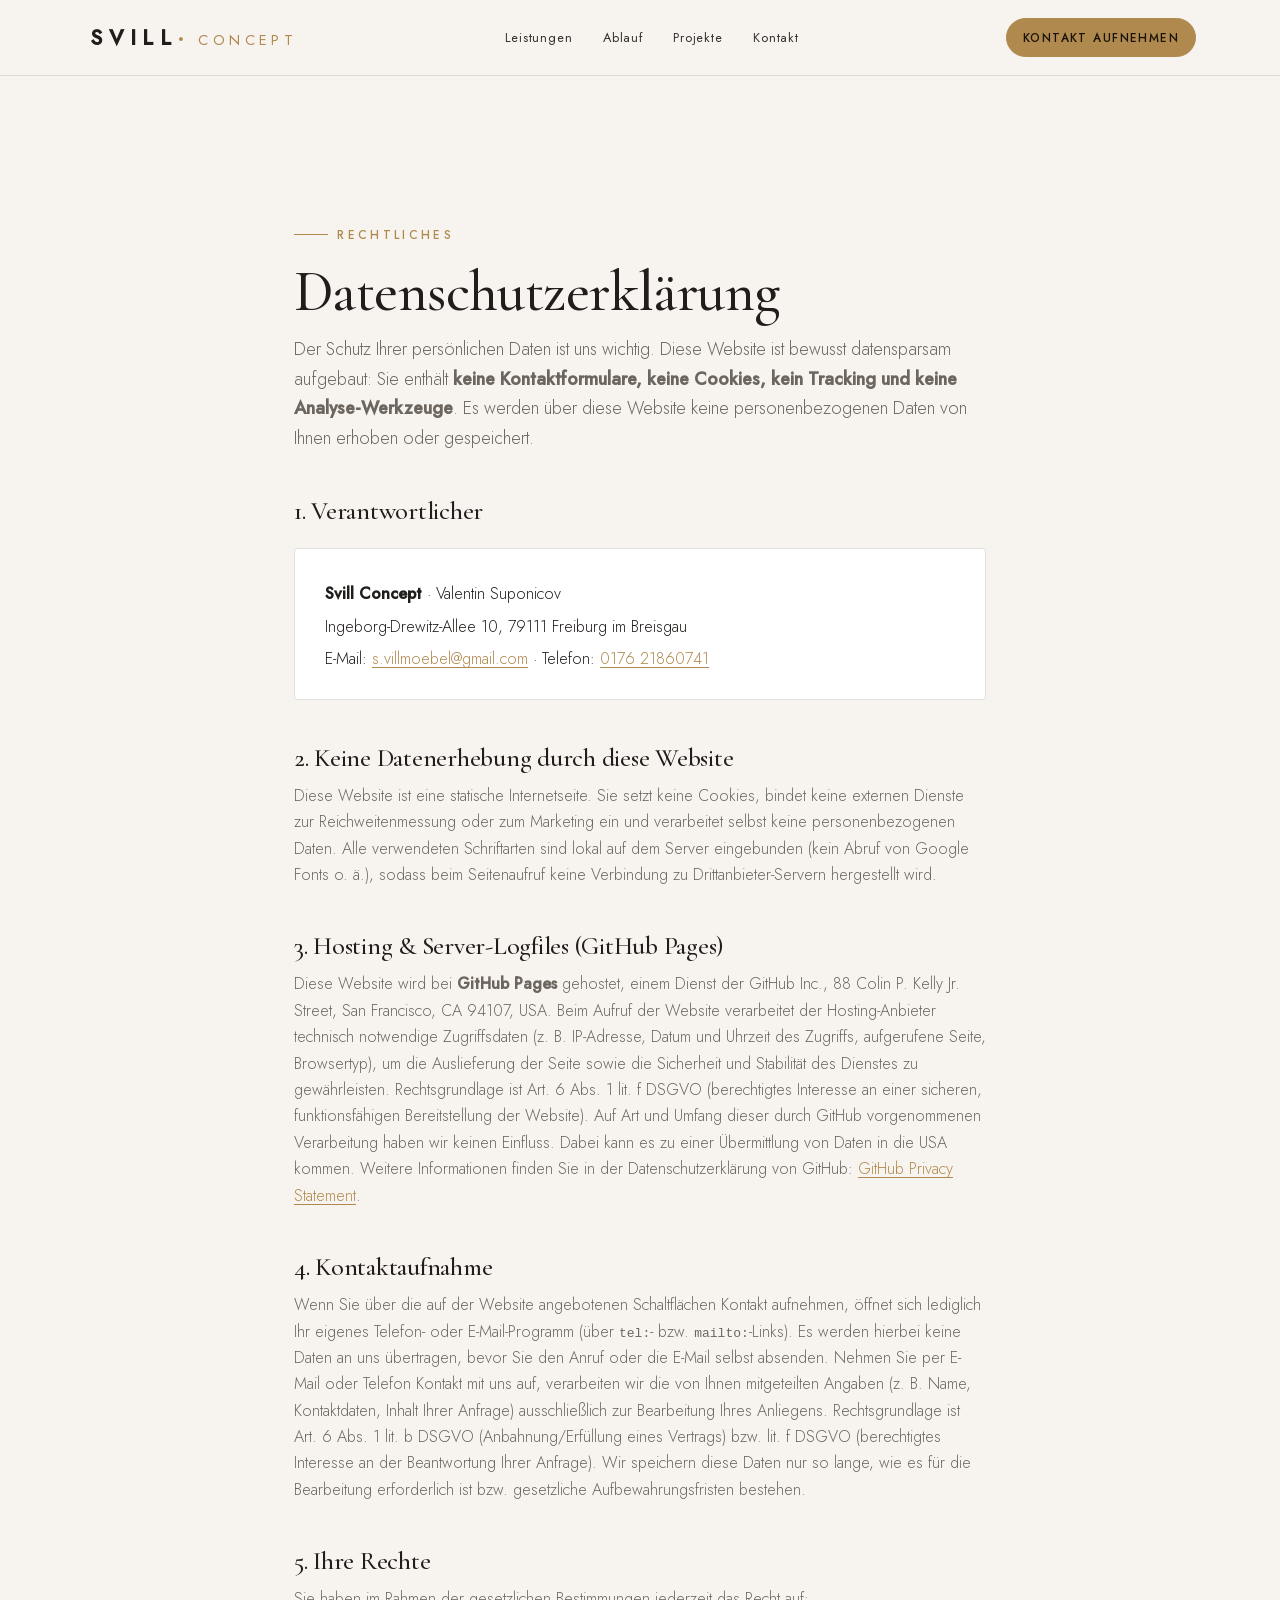
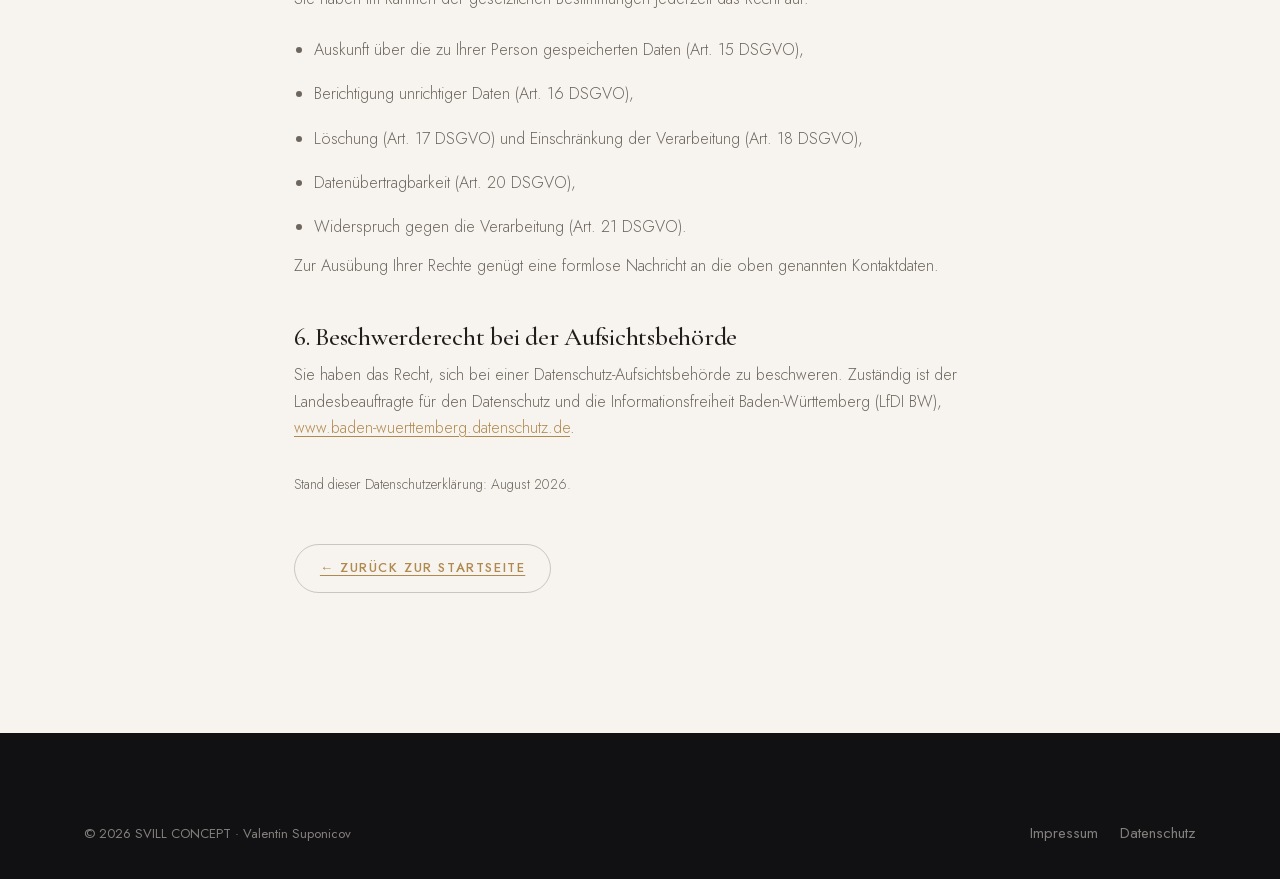
<file: datenschutz.html>
<!doctype html>
<html lang="de">
<head>
  <meta charset="utf-8">
  <meta name="viewport" content="width=device-width, initial-scale=1">
  <title>Datenschutzerklärung — SVILL CONCEPT</title>
  <meta name="description" content="Datenschutzerklärung von SVILL CONCEPT. Diese Website sammelt keine personenbezogenen Daten.">
  <meta name="robots" content="noindex">
  <meta name="theme-color" content="#111012">
  <link rel="icon" href="images/site/favicon.svg" type="image/svg+xml">
  <link rel="stylesheet" href="fonts/fonts.css">
  <link rel="stylesheet" href="css/style.css">
</head>
<body class="page--sub">

  <header class="header header--solid">
    <div class="container">
      <div class="header__inner">
        <a class="brand" href="index.html" aria-label="SVILL CONCEPT – Startseite">
          <span class="brand__mark">Svill<span class="brand__dot">·</span></span>
          <span class="brand__sub">Concept</span>
        </a>
        <nav class="nav" aria-label="Hauptnavigation">
          <a class="nav__link" href="index.html#leistungen">Leistungen</a>
          <a class="nav__link" href="index.html#ablauf">Ablauf</a>
          <a class="nav__link" href="index.html#projekte">Projekte</a>
          <a class="nav__link" href="index.html#kontakt">Kontakt</a>
        </nav>
        <div class="header__actions">
          <a class="btn btn--bronze btn--sm" href="index.html#kontakt">Kontakt aufnehmen</a>
          <button class="burger" aria-label="Menü öffnen" aria-expanded="false"><span></span><span></span><span></span></button>
        </div>
      </div>
    </div>
  </header>
  <div class="nav-backdrop" aria-hidden="true"></div>

  <main class="section">
    <div class="container legal">
      <span class="eyebrow">Rechtliches</span>
      <h1>Datenschutz&shy;erklärung</h1>
      <p class="lead">Der Schutz Ihrer persönlichen Daten ist uns wichtig. Diese Website ist bewusst datensparsam aufgebaut: Sie enthält <strong>keine Kontaktformulare, keine Cookies, kein Tracking und keine Analyse-Werkzeuge</strong>. Es werden über diese Website keine personenbezogenen Daten von Ihnen erhoben oder gespeichert.</p>

      <h2>1. Verantwortlicher</h2>
      <div class="card">
        <p><strong>Svill Concept</strong> · Valentin Suponicov</p>
        <p>Ingeborg-Drewitz-Allee 10, 79111 Freiburg im Breisgau</p>
        <p>E-Mail: <a href="mailto:s.villmoebel@gmail.com">s.villmoebel@gmail.com</a> · Telefon: <a href="tel:+4917621860741">0176 21860741</a></p>
      </div>

      <h2>2. Keine Datenerhebung durch diese Website</h2>
      <p>Diese Website ist eine statische Internetseite. Sie setzt keine Cookies, bindet keine externen Dienste zur Reichweitenmessung oder zum Marketing ein und verarbeitet selbst keine personenbezogenen Daten. Alle verwendeten Schriftarten sind lokal auf dem Server eingebunden (kein Abruf von Google Fonts o. ä.), sodass beim Seitenaufruf keine Verbindung zu Drittanbieter-Servern hergestellt wird.</p>

      <h2>3. Hosting &amp; Server-Logfiles (GitHub Pages)</h2>
      <p>Diese Website wird bei <strong>GitHub Pages</strong> gehostet, einem Dienst der GitHub Inc., 88 Colin P. Kelly Jr. Street, San Francisco, CA 94107, USA. Beim Aufruf der Website verarbeitet der Hosting-Anbieter technisch notwendige Zugriffsdaten (z. B. IP-Adresse, Datum und Uhrzeit des Zugriffs, aufgerufene Seite, Browsertyp), um die Auslieferung der Seite sowie die Sicherheit und Stabilität des Dienstes zu gewährleisten. Rechtsgrundlage ist Art. 6 Abs. 1 lit. f DSGVO (berechtigtes Interesse an einer sicheren, funktionsfähigen Bereitstellung der Website). Auf Art und Umfang dieser durch GitHub vorgenommenen Verarbeitung haben wir keinen Einfluss. Dabei kann es zu einer Übermittlung von Daten in die USA kommen. Weitere Informationen finden Sie in der Datenschutzerklärung von GitHub: <a href="https://docs.github.com/de/site-policy/privacy-policies/github-general-privacy-statement" target="_blank" rel="noopener noreferrer">GitHub Privacy Statement</a>.</p>

      <h2>4. Kontaktaufnahme</h2>
      <p>Wenn Sie über die auf der Website angebotenen Schaltflächen Kontakt aufnehmen, öffnet sich lediglich Ihr eigenes Telefon- oder E-Mail-Programm (über <code>tel:</code>- bzw. <code>mailto:</code>-Links). Es werden hierbei keine Daten an uns übertragen, bevor Sie den Anruf oder die E-Mail selbst absenden. Nehmen Sie per E-Mail oder Telefon Kontakt mit uns auf, verarbeiten wir die von Ihnen mitgeteilten Angaben (z. B. Name, Kontaktdaten, Inhalt Ihrer Anfrage) ausschließlich zur Bearbeitung Ihres Anliegens. Rechtsgrundlage ist Art. 6 Abs. 1 lit. b DSGVO (Anbahnung/Erfüllung eines Vertrags) bzw. lit. f DSGVO (berechtigtes Interesse an der Beantwortung Ihrer Anfrage). Wir speichern diese Daten nur so lange, wie es für die Bearbeitung erforderlich ist bzw. gesetzliche Aufbewahrungsfristen bestehen.</p>

      <h2>5. Ihre Rechte</h2>
      <p>Sie haben im Rahmen der gesetzlichen Bestimmungen jederzeit das Recht auf:</p>
      <ul>
        <li>Auskunft über die zu Ihrer Person gespeicherten Daten (Art. 15 DSGVO),</li>
        <li>Berichtigung unrichtiger Daten (Art. 16 DSGVO),</li>
        <li>Löschung (Art. 17 DSGVO) und Einschränkung der Verarbeitung (Art. 18 DSGVO),</li>
        <li>Datenübertragbarkeit (Art. 20 DSGVO),</li>
        <li>Widerspruch gegen die Verarbeitung (Art. 21 DSGVO).</li>
      </ul>
      <p>Zur Ausübung Ihrer Rechte genügt eine formlose Nachricht an die oben genannten Kontaktdaten.</p>

      <h2>6. Beschwerderecht bei der Aufsichtsbehörde</h2>
      <p>Sie haben das Recht, sich bei einer Datenschutz-Aufsichtsbehörde zu beschweren. Zuständig ist der Landesbeauftragte für den Datenschutz und die Informationsfreiheit Baden-Württemberg (LfDI BW), <a href="https://www.baden-wuerttemberg.datenschutz.de" target="_blank" rel="noopener noreferrer">www.baden-wuerttemberg.datenschutz.de</a>.</p>

      <p style="margin-top:32px;font-size:0.86rem;">Stand dieser Datenschutzerklärung: August 2026.</p>

      <a class="btn btn--ghost back-link" href="index.html">← Zurück zur Startseite</a>
    </div>
  </main>

  <footer class="footer">
    <div class="container">
      <div class="footer__bottom" style="border:0;margin:0;padding:0;">
        <span>© <span id="year">2026</span> SVILL CONCEPT · Valentin Suponicov</span>
        <nav>
          <a href="impressum.html">Impressum</a>
          <a href="datenschutz.html">Datenschutz</a>
        </nav>
      </div>
    </div>
  </footer>

  <script src="js/main.js"></script>
</body>
</html>
</file>
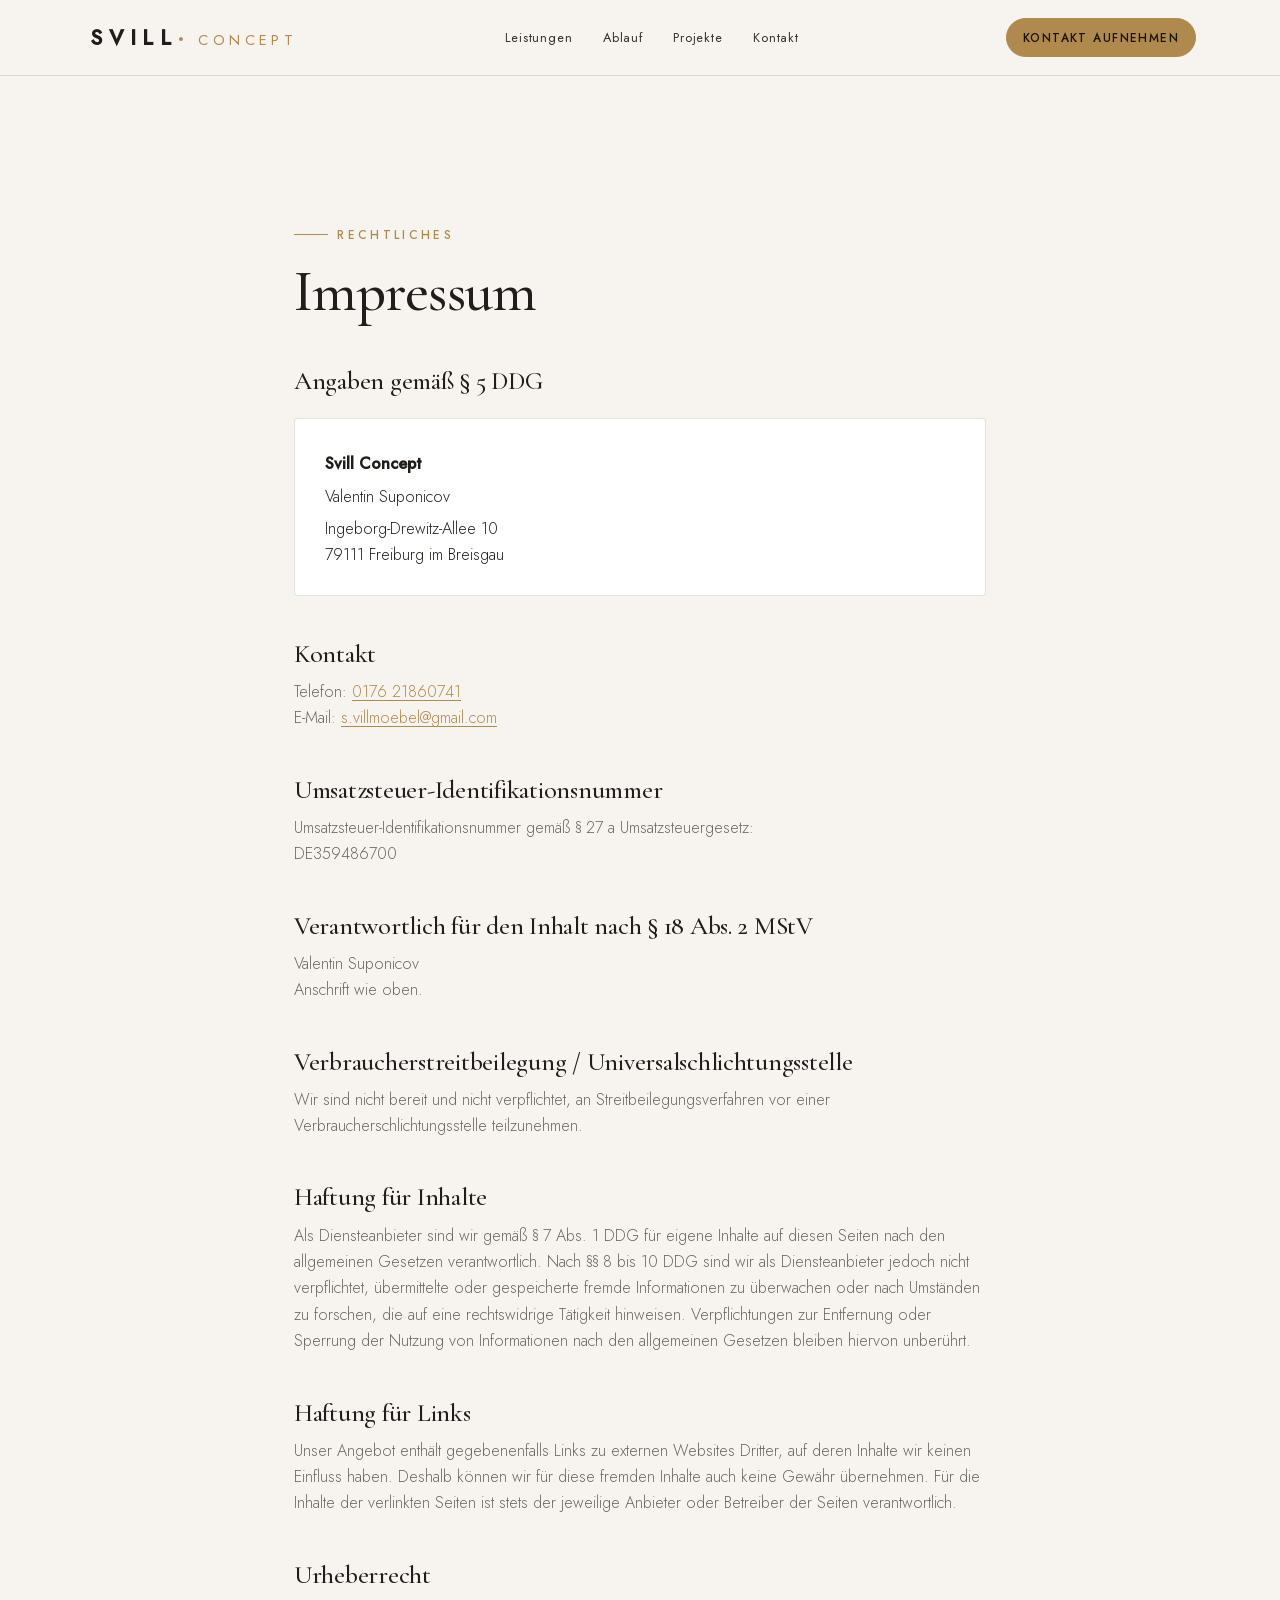
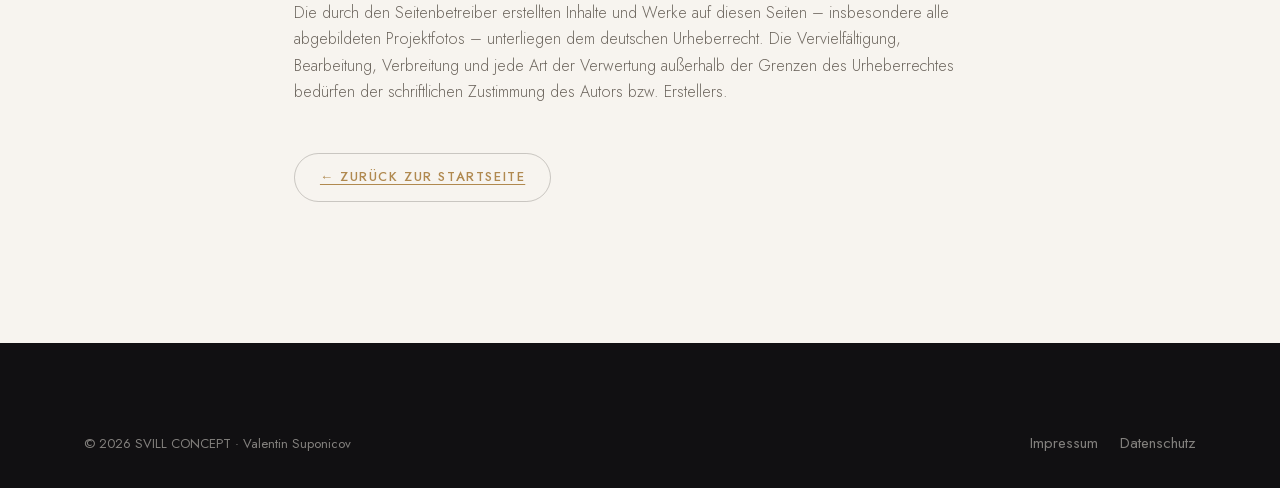
<file: impressum.html>
<!doctype html>
<html lang="de">
<head>
  <meta charset="utf-8">
  <meta name="viewport" content="width=device-width, initial-scale=1">
  <title>Impressum — SVILL CONCEPT</title>
  <meta name="description" content="Impressum von SVILL CONCEPT, Valentin Suponicov, Freiburg.">
  <meta name="robots" content="noindex">
  <meta name="theme-color" content="#111012">
  <link rel="icon" href="images/site/favicon.svg" type="image/svg+xml">
  <link rel="stylesheet" href="fonts/fonts.css">
  <link rel="stylesheet" href="css/style.css">
</head>
<body class="page--sub">

  <header class="header header--solid">
    <div class="container">
      <div class="header__inner">
        <a class="brand" href="index.html" aria-label="SVILL CONCEPT – Startseite">
          <span class="brand__mark">Svill<span class="brand__dot">·</span></span>
          <span class="brand__sub">Concept</span>
        </a>
        <nav class="nav" aria-label="Hauptnavigation">
          <a class="nav__link" href="index.html#leistungen">Leistungen</a>
          <a class="nav__link" href="index.html#ablauf">Ablauf</a>
          <a class="nav__link" href="index.html#projekte">Projekte</a>
          <a class="nav__link" href="index.html#kontakt">Kontakt</a>
        </nav>
        <div class="header__actions">
          <a class="btn btn--bronze btn--sm" href="index.html#kontakt">Kontakt aufnehmen</a>
          <button class="burger" aria-label="Menü öffnen" aria-expanded="false"><span></span><span></span><span></span></button>
        </div>
      </div>
    </div>
  </header>
  <div class="nav-backdrop" aria-hidden="true"></div>

  <main class="section">
    <div class="container legal">
      <span class="eyebrow">Rechtliches</span>
      <h1>Impressum</h1>

      <h2>Angaben gemäß § 5 DDG</h2>
      <div class="card">
        <p><strong>Svill Concept</strong></p>
        <p>Valentin Suponicov</p>
        <p>Ingeborg-Drewitz-Allee 10<br>79111 Freiburg im Breisgau</p>
      </div>

      <h2>Kontakt</h2>
      <p>Telefon: <a href="tel:+4917621860741">0176 21860741</a><br>
         E-Mail: <a href="mailto:s.villmoebel@gmail.com">s.villmoebel@gmail.com</a></p>

      <h2>Umsatzsteuer-Identifikationsnummer</h2>
      <p>Umsatzsteuer-Identifikationsnummer gemäß § 27 a Umsatzsteuergesetz:<br>DE359486700</p>

      <h2>Verantwortlich für den Inhalt nach § 18 Abs. 2 MStV</h2>
      <p>Valentin Suponicov<br>Anschrift wie oben.</p>

      <h2>Verbraucherstreitbeilegung / Universalschlichtungsstelle</h2>
      <p>Wir sind nicht bereit und nicht verpflichtet, an Streitbeilegungsverfahren vor einer Verbraucherschlichtungsstelle teilzunehmen.</p>

      <h2>Haftung für Inhalte</h2>
      <p>Als Diensteanbieter sind wir gemäß § 7 Abs. 1 DDG für eigene Inhalte auf diesen Seiten nach den allgemeinen Gesetzen verantwortlich. Nach §§ 8 bis 10 DDG sind wir als Diensteanbieter jedoch nicht verpflichtet, übermittelte oder gespeicherte fremde Informationen zu überwachen oder nach Umständen zu forschen, die auf eine rechtswidrige Tätigkeit hinweisen. Verpflichtungen zur Entfernung oder Sperrung der Nutzung von Informationen nach den allgemeinen Gesetzen bleiben hiervon unberührt.</p>

      <h2>Haftung für Links</h2>
      <p>Unser Angebot enthält gegebenenfalls Links zu externen Websites Dritter, auf deren Inhalte wir keinen Einfluss haben. Deshalb können wir für diese fremden Inhalte auch keine Gewähr übernehmen. Für die Inhalte der verlinkten Seiten ist stets der jeweilige Anbieter oder Betreiber der Seiten verantwortlich.</p>

      <h2>Urheberrecht</h2>
      <p>Die durch den Seitenbetreiber erstellten Inhalte und Werke auf diesen Seiten – insbesondere alle abgebildeten Projektfotos – unterliegen dem deutschen Urheberrecht. Die Vervielfältigung, Bearbeitung, Verbreitung und jede Art der Verwertung außerhalb der Grenzen des Urheberrechtes bedürfen der schriftlichen Zustimmung des Autors bzw. Erstellers.</p>

      <a class="btn btn--ghost back-link" href="index.html">← Zurück zur Startseite</a>
    </div>
  </main>

  <footer class="footer">
    <div class="container">
      <div class="footer__bottom" style="border:0;margin:0;padding:0;">
        <span>© <span id="year">2026</span> SVILL CONCEPT · Valentin Suponicov</span>
        <nav>
          <a href="impressum.html">Impressum</a>
          <a href="datenschutz.html">Datenschutz</a>
        </nav>
      </div>
    </div>
  </footer>

  <script src="js/main.js"></script>
</body>
</html>
</file>
<file: fonts/fonts.css>
/* cyrillic-ext */
@font-face {
  font-family: 'Cormorant Garamond';
  font-style: normal;
  font-weight: 500;
  font-display: swap;
  src: url(cormorant-02.woff2) format('woff2');
  unicode-range: U+0460-052F, U+1C80-1C8A, U+20B4, U+2DE0-2DFF, U+A640-A69F, U+FE2E-FE2F;
}
/* cyrillic */
@font-face {
  font-family: 'Cormorant Garamond';
  font-style: normal;
  font-weight: 500;
  font-display: swap;
  src: url(cormorant-05.woff2) format('woff2');
  unicode-range: U+0301, U+0400-045F, U+0490-0491, U+04B0-04B1, U+2116;
}
/* vietnamese */
@font-face {
  font-family: 'Cormorant Garamond';
  font-style: normal;
  font-weight: 500;
  font-display: swap;
  src: url(cormorant-03.woff2) format('woff2');
  unicode-range: U+0102-0103, U+0110-0111, U+0128-0129, U+0168-0169, U+01A0-01A1, U+01AF-01B0, U+0300-0301, U+0303-0304, U+0308-0309, U+0323, U+0329, U+1EA0-1EF9, U+20AB;
}
/* latin-ext */
@font-face {
  font-family: 'Cormorant Garamond';
  font-style: normal;
  font-weight: 500;
  font-display: swap;
  src: url(cormorant-01.woff2) format('woff2');
  unicode-range: U+0100-02BA, U+02BD-02C5, U+02C7-02CC, U+02CE-02D7, U+02DD-02FF, U+0304, U+0308, U+0329, U+1D00-1DBF, U+1E00-1E9F, U+1EF2-1EFF, U+2020, U+20A0-20AB, U+20AD-20C0, U+2113, U+2C60-2C7F, U+A720-A7FF;
}
/* latin */
@font-face {
  font-family: 'Cormorant Garamond';
  font-style: normal;
  font-weight: 500;
  font-display: swap;
  src: url(cormorant-04.woff2) format('woff2');
  unicode-range: U+0000-00FF, U+0131, U+0152-0153, U+02BB-02BC, U+02C6, U+02DA, U+02DC, U+0304, U+0308, U+0329, U+2000-206F, U+20AC, U+2122, U+2191, U+2193, U+2212, U+2215, U+FEFF, U+FFFD;
}
/* cyrillic-ext */
@font-face {
  font-family: 'Cormorant Garamond';
  font-style: normal;
  font-weight: 600;
  font-display: swap;
  src: url(cormorant-02.woff2) format('woff2');
  unicode-range: U+0460-052F, U+1C80-1C8A, U+20B4, U+2DE0-2DFF, U+A640-A69F, U+FE2E-FE2F;
}
/* cyrillic */
@font-face {
  font-family: 'Cormorant Garamond';
  font-style: normal;
  font-weight: 600;
  font-display: swap;
  src: url(cormorant-05.woff2) format('woff2');
  unicode-range: U+0301, U+0400-045F, U+0490-0491, U+04B0-04B1, U+2116;
}
/* vietnamese */
@font-face {
  font-family: 'Cormorant Garamond';
  font-style: normal;
  font-weight: 600;
  font-display: swap;
  src: url(cormorant-03.woff2) format('woff2');
  unicode-range: U+0102-0103, U+0110-0111, U+0128-0129, U+0168-0169, U+01A0-01A1, U+01AF-01B0, U+0300-0301, U+0303-0304, U+0308-0309, U+0323, U+0329, U+1EA0-1EF9, U+20AB;
}
/* latin-ext */
@font-face {
  font-family: 'Cormorant Garamond';
  font-style: normal;
  font-weight: 600;
  font-display: swap;
  src: url(cormorant-01.woff2) format('woff2');
  unicode-range: U+0100-02BA, U+02BD-02C5, U+02C7-02CC, U+02CE-02D7, U+02DD-02FF, U+0304, U+0308, U+0329, U+1D00-1DBF, U+1E00-1E9F, U+1EF2-1EFF, U+2020, U+20A0-20AB, U+20AD-20C0, U+2113, U+2C60-2C7F, U+A720-A7FF;
}
/* latin */
@font-face {
  font-family: 'Cormorant Garamond';
  font-style: normal;
  font-weight: 600;
  font-display: swap;
  src: url(cormorant-04.woff2) format('woff2');
  unicode-range: U+0000-00FF, U+0131, U+0152-0153, U+02BB-02BC, U+02C6, U+02DA, U+02DC, U+0304, U+0308, U+0329, U+2000-206F, U+20AC, U+2122, U+2191, U+2193, U+2212, U+2215, U+FEFF, U+FFFD;
}
/* cyrillic */
@font-face {
  font-family: 'Jost';
  font-style: normal;
  font-weight: 300;
  font-display: swap;
  src: url(jost-06.woff2) format('woff2');
  unicode-range: U+0301, U+0400-045F, U+0490-0491, U+04B0-04B1, U+2116;
}
/* latin-ext */
@font-face {
  font-family: 'Jost';
  font-style: normal;
  font-weight: 300;
  font-display: swap;
  src: url(jost-08.woff2) format('woff2');
  unicode-range: U+0100-02BA, U+02BD-02C5, U+02C7-02CC, U+02CE-02D7, U+02DD-02FF, U+0304, U+0308, U+0329, U+1D00-1DBF, U+1E00-1E9F, U+1EF2-1EFF, U+2020, U+20A0-20AB, U+20AD-20C0, U+2113, U+2C60-2C7F, U+A720-A7FF;
}
/* latin */
@font-face {
  font-family: 'Jost';
  font-style: normal;
  font-weight: 300;
  font-display: swap;
  src: url(jost-07.woff2) format('woff2');
  unicode-range: U+0000-00FF, U+0131, U+0152-0153, U+02BB-02BC, U+02C6, U+02DA, U+02DC, U+0304, U+0308, U+0329, U+2000-206F, U+20AC, U+2122, U+2191, U+2193, U+2212, U+2215, U+FEFF, U+FFFD;
}
/* cyrillic */
@font-face {
  font-family: 'Jost';
  font-style: normal;
  font-weight: 400;
  font-display: swap;
  src: url(jost-06.woff2) format('woff2');
  unicode-range: U+0301, U+0400-045F, U+0490-0491, U+04B0-04B1, U+2116;
}
/* latin-ext */
@font-face {
  font-family: 'Jost';
  font-style: normal;
  font-weight: 400;
  font-display: swap;
  src: url(jost-08.woff2) format('woff2');
  unicode-range: U+0100-02BA, U+02BD-02C5, U+02C7-02CC, U+02CE-02D7, U+02DD-02FF, U+0304, U+0308, U+0329, U+1D00-1DBF, U+1E00-1E9F, U+1EF2-1EFF, U+2020, U+20A0-20AB, U+20AD-20C0, U+2113, U+2C60-2C7F, U+A720-A7FF;
}
/* latin */
@font-face {
  font-family: 'Jost';
  font-style: normal;
  font-weight: 400;
  font-display: swap;
  src: url(jost-07.woff2) format('woff2');
  unicode-range: U+0000-00FF, U+0131, U+0152-0153, U+02BB-02BC, U+02C6, U+02DA, U+02DC, U+0304, U+0308, U+0329, U+2000-206F, U+20AC, U+2122, U+2191, U+2193, U+2212, U+2215, U+FEFF, U+FFFD;
}
/* cyrillic */
@font-face {
  font-family: 'Jost';
  font-style: normal;
  font-weight: 500;
  font-display: swap;
  src: url(jost-06.woff2) format('woff2');
  unicode-range: U+0301, U+0400-045F, U+0490-0491, U+04B0-04B1, U+2116;
}
/* latin-ext */
@font-face {
  font-family: 'Jost';
  font-style: normal;
  font-weight: 500;
  font-display: swap;
  src: url(jost-08.woff2) format('woff2');
  unicode-range: U+0100-02BA, U+02BD-02C5, U+02C7-02CC, U+02CE-02D7, U+02DD-02FF, U+0304, U+0308, U+0329, U+1D00-1DBF, U+1E00-1E9F, U+1EF2-1EFF, U+2020, U+20A0-20AB, U+20AD-20C0, U+2113, U+2C60-2C7F, U+A720-A7FF;
}
/* latin */
@font-face {
  font-family: 'Jost';
  font-style: normal;
  font-weight: 500;
  font-display: swap;
  src: url(jost-07.woff2) format('woff2');
  unicode-range: U+0000-00FF, U+0131, U+0152-0153, U+02BB-02BC, U+02C6, U+02DA, U+02DC, U+0304, U+0308, U+0329, U+2000-206F, U+20AC, U+2122, U+2191, U+2193, U+2212, U+2215, U+FEFF, U+FFFD;
}
</file>
<file: css/style.css>
/* ===========================================================
   SVILL CONCEPT — Maßküchen & Einbaumöbel, Freiburg
   Design system: warm porcelain + charcoal + bronze
   =========================================================== */

/* ---------- Design tokens ---------- */
:root {
  --porcelain: #f7f4ef;
  --porcelain-2: #efe9e0;
  --sand: #e7dede;
  --ink: #111012;
  --ink-2: #191819;
  --ink-3: #232124;
  --cream: #f4efe7;
  --text: #201d1b;
  --muted: #6d665e;
  --muted-2: #9a938a;
  --line: rgba(20, 16, 12, 0.12);
  --line-strong: rgba(20, 16, 12, 0.2);
  --bronze: #b0894f;
  --bronze-2: #c7a266;
  --bronze-soft: rgba(176, 137, 79, 0.12);

  --font-display: "Cormorant Garamond", "Times New Roman", Georgia, serif;
  --font-sans: "Jost", -apple-system, BlinkMacSystemFont, "Segoe UI", Roboto, Helvetica, Arial, sans-serif;

  --container: 1240px;
  --gutter: clamp(20px, 5vw, 64px);
  --radius: 4px;
  --ease: cubic-bezier(0.22, 1, 0.36, 1);
  --header-h: 76px;
}

/* ---------- Reset / base ---------- */
*, *::before, *::after { box-sizing: border-box; }
* { margin: 0; }
html { -webkit-text-size-adjust: 100%; scroll-behavior: smooth; }
@media (prefers-reduced-motion: reduce) {
  html { scroll-behavior: auto; }
  *, *::before, *::after { animation-duration: 0.001ms !important; transition-duration: 0.001ms !important; }
}
body {
  font-family: var(--font-sans);
  font-weight: 400;
  color: var(--text);
  background: var(--porcelain);
  line-height: 1.65;
  -webkit-font-smoothing: antialiased;
  text-rendering: optimizeLegibility;
  overflow-x: hidden;
}
img { max-width: 100%; display: block; }
a { color: inherit; text-decoration: none; }
button { font: inherit; color: inherit; cursor: pointer; background: none; border: none; }
::selection { background: var(--bronze); color: #fff; }

/* ---------- Layout helpers ---------- */
.container { width: 100%; max-width: var(--container); margin-inline: auto; padding-inline: var(--gutter); }
.section { padding-block: clamp(72px, 11vw, 150px); }
.section--tight { padding-block: clamp(56px, 8vw, 100px); }
.section--dark { background: var(--ink); color: var(--cream); }
.section--dark .lead { color: rgba(244, 239, 231, 0.72); }

/* ---------- Typography ---------- */
h1, h2, h3, h4 { font-family: var(--font-display); font-weight: 500; line-height: 1.06; letter-spacing: -0.01em; }
.display { font-size: clamp(2.6rem, 7vw, 5.4rem); font-weight: 500; }
.eyebrow {
  font-family: var(--font-sans);
  font-size: 0.74rem;
  font-weight: 500;
  letter-spacing: 0.28em;
  text-transform: uppercase;
  color: var(--bronze);
  display: inline-flex;
  align-items: center;
  gap: 0.8em;
}
.eyebrow::before {
  content: "";
  width: 34px; height: 1px;
  background: var(--bronze);
  display: inline-block;
}
.eyebrow--center::after {
  content: "";
  width: 34px; height: 1px;
  background: var(--bronze);
  display: inline-block;
}
.section-head { max-width: 720px; }
.section-head--center { margin-inline: auto; text-align: center; }
.section-head h2 { font-size: clamp(2rem, 4.6vw, 3.4rem); margin-top: 20px; }
.lead { font-size: clamp(1rem, 1.4vw, 1.14rem); color: var(--muted); margin-top: 18px; font-weight: 300; }
.serif-accent { font-family: var(--font-display); font-style: italic; color: var(--bronze); }

/* ---------- Buttons ---------- */
.btn {
  --btn-bg: var(--ink);
  --btn-fg: var(--cream);
  display: inline-flex; align-items: center; justify-content: center; gap: 0.6em;
  padding: 0.95em 1.9em;
  font-family: var(--font-sans);
  font-size: 0.82rem; font-weight: 500; letter-spacing: 0.12em; text-transform: uppercase;
  background: var(--btn-bg); color: var(--btn-fg);
  border: 1px solid var(--btn-bg);
  border-radius: 999px;
  transition: transform 0.4s var(--ease), background 0.4s var(--ease), color 0.4s var(--ease), border-color 0.4s var(--ease), box-shadow 0.4s var(--ease);
  will-change: transform;
}
.btn:hover { transform: translateY(-2px); box-shadow: 0 14px 30px rgba(17, 16, 18, 0.18); }
.btn--bronze { --btn-bg: var(--bronze); --btn-fg: #1a1408; border-color: var(--bronze); }
.btn--bronze:hover { --btn-bg: var(--bronze-2); }
.btn--ghost { --btn-bg: transparent; --btn-fg: var(--text); border-color: var(--line-strong); }
.btn--ghost:hover { --btn-bg: var(--ink); --btn-fg: var(--cream); border-color: var(--ink); }
.btn--ghost-light { --btn-bg: transparent; --btn-fg: #fff; border-color: rgba(255,255,255,0.4); }
.btn--ghost-light:hover { --btn-bg: #fff; --btn-fg: var(--ink); border-color: #fff; }
.btn--sm { padding: 0.72em 1.35em; font-size: 0.74rem; }

.link-underline {
  display: inline-flex; align-items: center; gap: 0.5em;
  font-size: 0.82rem; font-weight: 500; letter-spacing: 0.1em; text-transform: uppercase;
  padding-bottom: 4px; position: relative;
}
.link-underline::after {
  content: ""; position: absolute; left: 0; bottom: 0; height: 1px; width: 100%;
  background: currentColor; transform: scaleX(0.35); transform-origin: left; opacity: 0.5;
  transition: transform 0.5s var(--ease), opacity 0.5s var(--ease);
}
.link-underline:hover::after { transform: scaleX(1); opacity: 1; }
.link-underline .arrow { transition: transform 0.5s var(--ease); }
.link-underline:hover .arrow { transform: translateX(5px); }

/* ---------- Header ---------- */
.header {
  position: fixed; inset: 0 0 auto 0; z-index: 60;
  height: var(--header-h);
  display: flex; align-items: center;
  transition: background 0.5s var(--ease), box-shadow 0.5s var(--ease), border-color 0.5s var(--ease);
  border-bottom: 1px solid transparent;
}
.header .container { display: flex; align-items: center; justify-content: space-between; gap: 24px; }
.header__inner { width: 100%; display: flex; align-items: center; justify-content: space-between; }

.brand { display: inline-flex; align-items: baseline; gap: 0.5em; line-height: 1; }
.brand__mark {
  font-family: var(--font-sans); font-weight: 600;
  font-size: 1.32rem; letter-spacing: 0.3em; text-transform: uppercase;
  padding-left: 0.3em;
}
.brand__dot { color: var(--bronze); }
.brand__sub {
  font-family: var(--font-sans); font-weight: 400;
  font-size: 0.92rem; letter-spacing: 0.3em; text-transform: uppercase;
  color: var(--bronze); align-self: baseline;
}

/* header colour states */
.header--light { color: #fff; }
.header--light .brand__sub { color: var(--bronze-2); }
.header--solid {
  background: rgba(247, 244, 239, 0.82);
  -webkit-backdrop-filter: blur(14px); backdrop-filter: blur(14px);
  border-bottom-color: var(--line);
  color: var(--text);
}
.header--solid .brand__sub { color: var(--bronze); }

.nav { display: flex; align-items: center; gap: clamp(18px, 2.4vw, 36px); }
.nav__link {
  font-size: 0.8rem; font-weight: 400; letter-spacing: 0.06em;
  position: relative; padding: 6px 0; opacity: 0.9;
  transition: opacity 0.3s var(--ease);
}
.nav__link::after {
  content: ""; position: absolute; left: 0; bottom: 0; height: 1px; width: 100%;
  background: var(--bronze); transform: scaleX(0); transform-origin: left;
  transition: transform 0.45s var(--ease);
}
.nav__link:hover { opacity: 1; }
.nav__link:hover::after { transform: scaleX(1); }
.header__actions { display: flex; align-items: center; gap: 16px; }

/* burger */
.burger { display: none; width: 44px; height: 44px; position: relative; margin-right: -8px; }
.burger span { position: absolute; left: 11px; right: 11px; height: 1.6px; background: currentColor; transition: transform 0.4s var(--ease), opacity 0.3s var(--ease); }
.burger span:nth-child(1) { top: 17px; }
.burger span:nth-child(2) { top: 22px; }
.burger span:nth-child(3) { top: 27px; }
body.nav-open .burger span:nth-child(1) { transform: translateY(5px) rotate(45deg); }
body.nav-open .burger span:nth-child(2) { opacity: 0; }
body.nav-open .burger span:nth-child(3) { transform: translateY(-5px) rotate(-45deg); }

/* ---------- Hero ---------- */
.hero { position: relative; min-height: 100svh; display: flex; align-items: flex-end; color: #fff; overflow: hidden; }
.hero__bg { position: absolute; inset: 0; z-index: -2; }
.hero__bg img { width: 100%; height: 100%; object-fit: cover; animation: heroZoom 16s var(--ease) forwards; }
@keyframes heroZoom { from { transform: scale(1.08); } to { transform: scale(1); } }
.hero__overlay {
  position: absolute; inset: 0; z-index: -1;
  background:
    linear-gradient(180deg, rgba(10,9,10,0.55) 0%, rgba(10,9,10,0) 26%),
    linear-gradient(0deg, rgba(10,9,10,0.82) 0%, rgba(10,9,10,0.15) 55%, rgba(10,9,10,0) 78%);
}
.hero__inner { padding-block: clamp(120px, 20vh, 220px) clamp(48px, 9vh, 96px); width: 100%; }
.hero__eyebrow { color: #e7c489; font-size: 0.9rem; letter-spacing: 0.2em; font-weight: 500; text-shadow: 0 1px 16px rgba(0,0,0,0.55); }
.hero__eyebrow::before { background: #e7c489; width: 44px; height: 1.5px; }
.hero__eyebrow.eyebrow--center::after { background: #e7c489; width: 44px; height: 1.5px; }
.hero h1 { margin-top: 26px; max-width: 15ch; text-shadow: 0 2px 40px rgba(0,0,0,0.35); }
.hero__sub { margin-top: 24px; max-width: 46ch; font-weight: 300; font-size: clamp(1rem, 1.5vw, 1.2rem); color: rgba(255,255,255,0.86); }
.hero__cta { margin-top: 40px; display: flex; flex-wrap: wrap; gap: 14px; }
.hero__scroll {
  position: absolute; left: 50%; bottom: 26px; transform: translateX(-50%);
  font-size: 0.66rem; letter-spacing: 0.28em; text-transform: uppercase; color: rgba(255,255,255,0.72);
  display: flex; flex-direction: column; align-items: center; gap: 10px;
  pointer-events: none;
}
@media (max-width: 900px), (max-height: 720px) { .hero__scroll { display: none; } }
.hero__scroll span { width: 1px; height: 46px; background: linear-gradient(rgba(255,255,255,0.7), rgba(255,255,255,0)); position: relative; overflow: hidden; }
.hero__scroll span::after { content:""; position:absolute; top:-50%; left:0; width:100%; height:50%; background:var(--bronze-2); animation: scrollLine 2.2s var(--ease) infinite; }
@keyframes scrollLine { 0% { top:-50%; } 100% { top:100%; } }

/* ---------- Marquee ---------- */
.marquee { background: var(--ink); color: var(--cream); overflow: hidden; border-block: 1px solid rgba(255,255,255,0.08); }
.marquee__track { display: flex; gap: 3.5rem; padding-block: 20px; width: max-content; animation: marquee 32s linear infinite; }
.marquee:hover .marquee__track { animation-play-state: paused; }
.marquee__item { font-family: var(--font-display); font-size: clamp(1.3rem, 2.4vw, 2rem); font-style: italic; display: inline-flex; align-items: center; gap: 3.5rem; white-space: nowrap; }
.marquee__item::after { content: "✦"; font-style: normal; font-size: 0.7em; color: var(--bronze); }
@keyframes marquee { to { transform: translateX(-50%); } }

/* ---------- Intro / About ---------- */
.about { display: grid; grid-template-columns: 1.05fr 0.95fr; gap: clamp(32px, 6vw, 84px); align-items: center; }
.about__media { position: relative; }
.about__media img { width: 100%; aspect-ratio: 4 / 5; object-fit: cover; border-radius: var(--radius); }
.about__media::before {
  content: ""; position: absolute; inset: 18px -18px -18px 18px; border: 1px solid var(--bronze); border-radius: var(--radius); z-index: -1;
}
.about__badge {
  position: absolute; left: -22px; bottom: 32px;
  background: var(--ink); color: var(--cream); padding: 20px 26px; border-radius: var(--radius);
  box-shadow: 0 24px 50px rgba(17,16,18,0.22);
}
.about__badge b { font-family: var(--font-display); font-size: 2rem; display: block; line-height: 1; }
.about__badge small { font-size: 0.72rem; letter-spacing: 0.16em; text-transform: uppercase; color: var(--bronze-2); }
.about__body p + p { margin-top: 18px; }
.about__list { list-style: none; padding: 0; margin-top: 30px; display: grid; gap: 14px; }
.about__list li { display: flex; gap: 14px; align-items: flex-start; font-size: 0.98rem; color: var(--text); }
.about__list svg { flex: none; margin-top: 3px; color: var(--bronze); }

/* ---------- Services ---------- */
.services-grid { margin-top: 60px; display: grid; grid-template-columns: repeat(12, 1fr); gap: 22px; }
.service {
  grid-column: span 6; position: relative; overflow: hidden; border-radius: var(--radius);
  min-height: 340px; display: flex; align-items: flex-end; color: #fff; isolation: isolate;
}
.service:nth-child(3), .service:nth-child(4) { grid-column: span 6; }
.service img { position: absolute; inset: 0; width: 100%; height: 100%; object-fit: cover; z-index: -2; transition: transform 0.9s var(--ease); }
.service::after { content: ""; position: absolute; inset: 0; z-index: -1; background: linear-gradient(0deg, rgba(10,9,10,0.82) 0%, rgba(10,9,10,0.1) 62%, rgba(10,9,10,0.05) 100%); }
.service:hover img { transform: scale(1.06); }
.service__body { padding: clamp(24px, 3vw, 38px); }
.service__num { font-family: var(--font-display); font-size: 0.9rem; color: var(--bronze-2); letter-spacing: 0.1em; }
.service h3 { font-size: 1.9rem; margin-top: 6px; }
.service p { font-size: 0.95rem; color: rgba(255,255,255,0.82); margin-top: 10px; max-width: 40ch; font-weight: 300; }
.service__tag { margin-top: 16px; display: inline-flex; }

/* ---------- Process / Ablauf ---------- */
.steps { margin-top: 64px; display: grid; grid-template-columns: repeat(3, 1fr); gap: 1px; background: rgba(255,255,255,0.1); border: 1px solid rgba(255,255,255,0.1); border-radius: var(--radius); overflow: hidden; }
.step { background: var(--ink); padding: clamp(28px, 3vw, 44px); position: relative; transition: background 0.5s var(--ease); }
.step:hover { background: var(--ink-3); }
.step__top { display: flex; align-items: center; justify-content: space-between; }
.step__num { font-family: var(--font-display); font-size: clamp(2.6rem, 5vw, 3.6rem); color: rgba(244,239,231,0.14); line-height: 1; transition: color 0.5s var(--ease); }
.step:hover .step__num { color: var(--bronze); }
.step__icon { font-size: 1.6rem; filter: grayscale(0.1); }
.step h3 { font-size: 1.45rem; margin-top: 22px; color: var(--cream); }
.step p { font-size: 0.94rem; color: rgba(244,239,231,0.66); margin-top: 12px; font-weight: 300; }

/* ---------- Gallery ---------- */
.gallery-head { display: flex; flex-wrap: wrap; align-items: flex-end; justify-content: space-between; gap: 28px; }
.filters { display: flex; flex-wrap: wrap; gap: 10px; margin-top: 8px; }
.filter {
  padding: 0.6em 1.2em; border: 1px solid var(--line-strong); border-radius: 999px;
  font-size: 0.76rem; letter-spacing: 0.08em; text-transform: uppercase; color: var(--muted);
  transition: all 0.35s var(--ease);
}
.filter:hover { color: var(--text); border-color: var(--text); }
.filter.is-active { background: var(--ink); color: var(--cream); border-color: var(--ink); }
.filter b { font-weight: 500; opacity: 0.55; margin-left: 0.35em; font-size: 0.9em; }

.grid { margin-top: 40px; columns: 4; column-gap: 16px; }
.tile {
  break-inside: avoid; margin-bottom: 16px; position: relative; overflow: hidden; border-radius: var(--radius);
  display: block; width: 100%; background: var(--porcelain-2); cursor: pointer;
  opacity: 0; transform: translateY(18px); transition: opacity 0.7s var(--ease), transform 0.7s var(--ease);
}
.tile.in { opacity: 1; transform: none; }
.tile img { width: 100%; height: auto; transition: transform 0.8s var(--ease); }
.tile:hover img { transform: scale(1.05); }
.tile__overlay {
  position: absolute; inset: 0; display: flex; flex-direction: column; justify-content: flex-end;
  padding: 20px; color: #fff; opacity: 0; transition: opacity 0.5s var(--ease);
  background: linear-gradient(0deg, rgba(10,9,10,0.78) 0%, rgba(10,9,10,0) 60%);
}
.tile:hover .tile__overlay { opacity: 1; }
.tile__cat { font-size: 0.68rem; letter-spacing: 0.2em; text-transform: uppercase; color: var(--bronze-2); }
.tile__title { font-family: var(--font-display); font-size: 1.25rem; margin-top: 4px; line-height: 1.15; }
.tile__zoom { position: absolute; top: 16px; right: 16px; width: 40px; height: 40px; border-radius: 999px; background: rgba(255,255,255,0.16); -webkit-backdrop-filter: blur(6px); backdrop-filter: blur(6px); display: grid; place-items: center; opacity: 0; transform: scale(0.8); transition: all 0.5s var(--ease); }
.tile:hover .tile__zoom { opacity: 1; transform: scale(1); }
.tile.is-hidden { display: none; }

/* ---------- Lightbox ---------- */
.lightbox { position: fixed; inset: 0; z-index: 100; display: none; align-items: center; justify-content: center; padding: 78px 16px 26px; background: rgba(9,8,9,0.94); -webkit-backdrop-filter: blur(4px); backdrop-filter: blur(4px); opacity: 0; transition: opacity 0.4s var(--ease); }
.lightbox.is-open { display: flex; opacity: 1; }
.lightbox__stage { display: flex; flex-direction: column; align-items: center; gap: 16px; max-width: min(1200px, 92vw); max-height: 100%; position: relative; }
.lightbox__img { max-width: 100%; min-height: 0; max-height: calc(100% - 96px); width: auto; height: auto; object-fit: contain; border-radius: var(--radius); box-shadow: 0 30px 80px rgba(0,0,0,0.6); }
.lightbox__cap { flex: none; color: #fff; text-align: center; }
.lightbox__cap .c-cat { font-size: 0.68rem; letter-spacing: 0.2em; text-transform: uppercase; color: var(--bronze-2); }
.lightbox__cap .c-title { font-family: var(--font-display); font-size: 1.5rem; margin-top: 4px; }
.lb-btn { position: absolute; top: 50%; transform: translateY(-50%); width: 54px; height: 54px; border-radius: 999px; background: rgba(255,255,255,0.1); border: 1px solid rgba(255,255,255,0.2); color: #fff; display: grid; place-items: center; transition: background 0.3s var(--ease); z-index: 2; }
.lb-btn:hover { background: var(--bronze); border-color: var(--bronze); }
.lb-prev { left: clamp(10px, 3vw, 40px); }
.lb-next { right: clamp(10px, 3vw, 40px); }
.lb-close { position: absolute; top: clamp(16px, 3vw, 32px); right: clamp(16px, 3vw, 32px); width: 50px; height: 50px; border-radius: 999px; background: rgba(255,255,255,0.1); border: 1px solid rgba(255,255,255,0.2); color: #fff; display: grid; place-items: center; transition: all 0.3s var(--ease); }
.lb-close:hover { background: var(--bronze); border-color: var(--bronze); transform: rotate(90deg); }
.lb-count { position: absolute; top: clamp(20px, 3vw, 38px); left: clamp(16px, 3vw, 32px); color: rgba(255,255,255,0.6); font-size: 0.78rem; letter-spacing: 0.14em; }

/* ---------- CTA band ---------- */
.cta { position: relative; color: #fff; text-align: center; overflow: hidden; }
.cta__bg { position: absolute; inset: 0; z-index: -2; }
.cta__bg img { width: 100%; height: 100%; object-fit: cover; }
.cta::after { content: ""; position: absolute; inset: 0; z-index: -1; background: rgba(10,9,10,0.66); }
.cta .container { padding-block: clamp(80px, 12vw, 150px); }
.cta h2 { font-size: clamp(2.2rem, 5vw, 4rem); max-width: 18ch; margin-inline: auto; }
.cta p { margin-top: 20px; color: rgba(255,255,255,0.82); max-width: 48ch; margin-inline: auto; font-weight: 300; }
.cta__btns { margin-top: 36px; display: flex; flex-wrap: wrap; gap: 14px; justify-content: center; }

/* ---------- Contact ---------- */
.contact { display: grid; grid-template-columns: 1fr 1fr; gap: clamp(36px, 6vw, 80px); align-items: center; }
.contact__panel { background: var(--ink); color: var(--cream); border-radius: var(--radius); padding: clamp(30px, 4vw, 52px); }
.contact__panel h3 { font-size: clamp(1.8rem, 3vw, 2.4rem); }
.contact__panel .lead { color: rgba(244,239,231,0.7); }
.reveal-contacts { margin-top: 30px; display: grid; gap: 14px; }
.contact-row {
  display: grid; grid-template-columns: 52px 1fr auto; align-items: center; gap: 16px;
  padding: 18px 20px; border: 1px solid rgba(255,255,255,0.14); border-radius: var(--radius);
  transition: border-color 0.4s var(--ease), background 0.4s var(--ease);
}
.contact-row:hover { border-color: var(--bronze); background: rgba(176,137,79,0.08); }
.contact-row__ic { width: 52px; height: 52px; border-radius: 999px; background: var(--bronze-soft); color: var(--bronze-2); display: grid; place-items: center; }
.contact-row__label { display: block; font-size: 0.72rem; letter-spacing: 0.16em; text-transform: uppercase; color: rgba(244,239,231,0.55); }
.contact-row__value { display: block; font-family: var(--font-display); font-size: 1.35rem; margin-top: 2px; letter-spacing: 0.01em; }
.contact-row__value .hidden-hint { font-family: var(--font-sans); font-size: 0.82rem; color: rgba(244,239,231,0.5); font-style: normal; letter-spacing: 0.04em; }
.contact-row__cta { font-size: 0.72rem; letter-spacing: 0.12em; text-transform: uppercase; color: var(--bronze-2); white-space: nowrap; }
.contact-note { margin-top: 22px; font-size: 0.86rem; color: rgba(244,239,231,0.6); display: flex; gap: 10px; align-items: flex-start; }
.contact-note svg { flex: none; margin-top: 2px; color: var(--bronze-2); }

.contact__aside h2 { font-size: clamp(2rem, 4vw, 3rem); margin-top: 18px; }
.contact__aside .lead { max-width: 42ch; }
.contact__meta { margin-top: 30px; display: grid; gap: 18px; }
.contact__meta div { border-top: 1px solid var(--line); padding-top: 16px; }
.contact__meta dt { font-size: 0.72rem; letter-spacing: 0.16em; text-transform: uppercase; color: var(--bronze); }
.contact__meta dd { font-size: 1.05rem; margin-top: 4px; }

/* ---------- Floating contact (FAB) ---------- */
.fab { position: fixed; right: clamp(16px, 3vw, 30px); bottom: clamp(16px, 3vw, 30px); z-index: 70; display: flex; flex-direction: column; align-items: flex-end; gap: 12px; }
/* Nur auf Handy/Tablet: am Desktop steht "Kontakt" bereits oben in der Kopfleiste (Nav wird ab 980px zum Burger) */
@media (min-width: 981px) { .fab { display: none !important; } }
.fab__menu { display: grid; gap: 10px; opacity: 0; transform: translateY(14px) scale(0.96); pointer-events: none; transition: all 0.4s var(--ease); }
.fab.is-open .fab__menu { opacity: 1; transform: none; pointer-events: auto; }
.fab__item {
  display: inline-flex; align-items: center; gap: 12px; padding: 12px 20px 12px 14px;
  background: #fff; color: var(--ink); border-radius: 999px; box-shadow: 0 12px 34px rgba(17,16,18,0.24);
  font-size: 0.9rem; font-weight: 500; border: 1px solid var(--line);
  transition: transform 0.3s var(--ease);
}
.fab__item:hover { transform: translateX(-4px); }
.fab__item .fab__ic { width: 34px; height: 34px; border-radius: 999px; background: var(--bronze-soft); color: var(--bronze); display: grid; place-items: center; flex: none; }
.fab__item small { display: block; font-size: 0.66rem; letter-spacing: 0.14em; text-transform: uppercase; color: var(--muted); font-weight: 400; }
.fab__toggle {
  display: inline-flex; align-items: center; gap: 10px; padding: 14px 22px;
  background: var(--bronze); color: #1a1408; border-radius: 999px; box-shadow: 0 14px 34px rgba(176,137,79,0.44);
  font-size: 0.8rem; font-weight: 500; letter-spacing: 0.1em; text-transform: uppercase;
  transition: transform 0.3s var(--ease), background 0.3s var(--ease);
}
.fab__toggle:hover { transform: translateY(-2px); background: var(--bronze-2); }
.fab__toggle svg { transition: transform 0.4s var(--ease); }
.fab.is-open .fab__toggle svg { transform: rotate(135deg); }

/* ---------- Footer ---------- */
.footer { background: var(--ink); color: rgba(244,239,231,0.72); padding-block: clamp(56px, 8vw, 88px) 32px; }
.footer__top { display: grid; grid-template-columns: 1.4fr 1fr 1fr; gap: 40px; }
.footer__brand .brand__mark { color: var(--cream); }
.footer__brand p { margin-top: 18px; max-width: 34ch; font-weight: 300; font-size: 0.95rem; }
.footer h4 { font-family: var(--font-sans); font-size: 0.74rem; font-weight: 500; letter-spacing: 0.18em; text-transform: uppercase; color: var(--bronze-2); margin-bottom: 18px; }
.footer ul { list-style: none; padding: 0; display: grid; gap: 12px; }
.footer a { font-size: 0.95rem; transition: color 0.3s var(--ease); }
.footer a:hover { color: var(--cream); }
.footer__bottom { margin-top: clamp(40px, 6vw, 64px); padding-top: 26px; border-top: 1px solid rgba(255,255,255,0.1); display: flex; flex-wrap: wrap; gap: 12px 28px; justify-content: space-between; align-items: center; font-size: 0.82rem; color: rgba(244,239,231,0.5); }
.footer__bottom nav { display: flex; gap: 22px; }

/* ---------- Reveal on scroll ---------- */
.reveal { opacity: 0; transform: translateY(28px); transition: opacity 0.9s var(--ease), transform 0.9s var(--ease); }
.reveal.in { opacity: 1; transform: none; }
.reveal[data-delay="1"] { transition-delay: 0.08s; }
.reveal[data-delay="2"] { transition-delay: 0.16s; }
.reveal[data-delay="3"] { transition-delay: 0.24s; }

/* ---------- Sub pages (Impressum / Datenschutz) ---------- */
.page--sub { padding-top: var(--header-h); }
.legal { max-width: 820px; }
.legal h1 { font-size: clamp(2.4rem, 5vw, 3.6rem); }
.legal .eyebrow { margin-bottom: 18px; }
.legal h2 { font-size: 1.6rem; margin-top: 44px; }
.legal h3 { font-family: var(--font-sans); font-weight: 500; font-size: 1.02rem; letter-spacing: 0.02em; margin-top: 26px; }
.legal p, .legal li { color: var(--muted); font-weight: 300; margin-top: 12px; }
.legal a { color: var(--bronze); text-decoration: underline; text-underline-offset: 3px; }
.legal ul { margin-top: 12px; padding-left: 20px; display: grid; gap: 6px; }
.legal .card { margin-top: 24px; background: #fff; border: 1px solid var(--line); border-radius: var(--radius); padding: 26px 30px; }
.legal .card p { margin-top: 6px; color: var(--text); }
.back-link { margin-top: 48px; display: inline-flex; }

/* ---------- Responsive ---------- */
@media (max-width: 980px) {
  :root { --header-h: 68px; }
  .nav { position: fixed; inset: 0 0 0 auto; width: min(360px, 84vw); background: var(--ink); color: var(--cream);
    flex-direction: column; align-items: flex-start; justify-content: center; gap: 26px; padding: 40px;
    transform: translateX(100%); transition: transform 0.5s var(--ease); z-index: 65; }
  body.nav-open .nav { transform: none; }
  .nav__link { font-size: 1.3rem; font-family: var(--font-display); }
  .nav__link::after { background: var(--bronze-2); }
  .burger { display: block; z-index: 66; }
  .header--light .burger, .header--solid .burger { color: currentColor; }
  body.nav-open .header { color: #fff; }
  .header__actions .btn { display: none; }
  .nav-backdrop { position: fixed; inset: 0; background: rgba(9,8,9,0.5); opacity: 0; pointer-events: none; transition: opacity 0.4s var(--ease); z-index: 64; }
  body.nav-open .nav-backdrop { opacity: 1; pointer-events: auto; }

  .about { grid-template-columns: 1fr; }
  .about__media { max-width: 480px; }
  .about__badge { left: auto; right: 20px; }
  .steps { grid-template-columns: repeat(2, 1fr); }
  .contact { grid-template-columns: 1fr; }
  .grid { columns: 3; }
  .footer__top { grid-template-columns: 1fr 1fr; }
  .footer__brand { grid-column: 1 / -1; }
}
@media (max-width: 620px) {
  .service { grid-column: span 12 !important; min-height: 300px; }
  .steps { grid-template-columns: 1fr; }
  .grid { columns: 2; }
  .hero__cta { flex-direction: column; align-items: stretch; }
  .hero__cta .btn { width: 100%; }
  .contact-row { grid-template-columns: 44px 1fr; }
  .contact-row__cta { grid-column: 2; justify-self: start; margin-top: -6px; }
  .footer__top { grid-template-columns: 1fr; }
  .fab__toggle span { display: none; }
  .fab__toggle { padding: 15px; }
}
</file>
